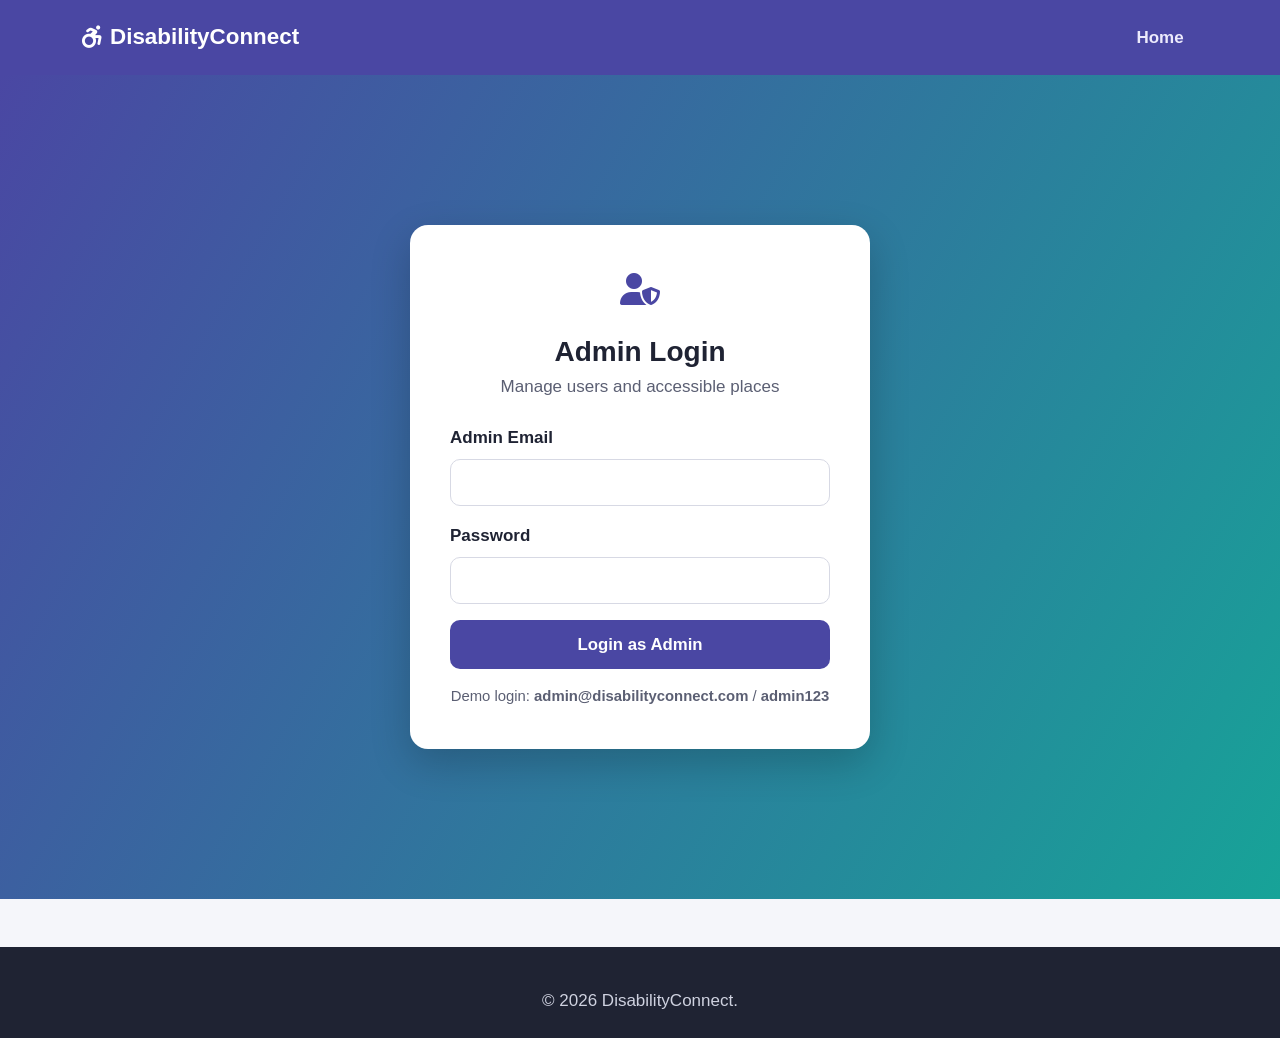
<file: frontend/admin.html>
<!DOCTYPE html>
<html lang="en">
<head>
<meta charset="UTF-8">
<meta name="viewport" content="width=device-width, initial-scale=1.0">
<title>Admin - DisabilityConnect</title>
<link rel="stylesheet" href="https://cdn.jsdelivr.net/npm/bootstrap@5.3.3/dist/css/bootstrap.min.css">
<link rel="stylesheet" href="https://cdnjs.cloudflare.com/ajax/libs/font-awesome/6.5.1/css/all.min.css">
<link rel="stylesheet" href="css/style.css">
<link rel="stylesheet" href="css/login.css">
</head>
<body>
<nav class="navbar navbar-expand-lg navbar-dc">
  <div class="container">
    <a class="navbar-brand" href="index.html"><i class="fa-solid fa-wheelchair-move"></i> DisabilityConnect</a>
    <ul class="navbar-nav ms-auto">
      <li class="nav-item"><a class="nav-link" href="index.html">Home</a></li>
      <li class="nav-item" id="adminLogoutNav" style="display:none;"><a class="nav-link" href="#" onclick="adminLogout(); return false;">Logout</a></li>
    </ul>
  </div>
</nav>

<!-- Admin Login -->
<div id="adminLoginSection" class="auth-wrapper">
  <div class="auth-card">
    <div class="logo"><i class="fa-solid fa-user-shield"></i></div>
    <h3 class="text-center mb-1">Admin Login</h3>
    <p class="text-center text-muted-dc mb-4">Manage users and accessible places</p>
    <div id="alertBox"></div>
    <form id="adminLoginForm" novalidate>
      <div class="mb-3">
        <label class="form-label" for="email">Admin Email</label>
        <input type="email" class="form-control" id="email" required>
      </div>
      <div class="mb-3">
        <label class="form-label" for="password">Password</label>
        <input type="password" class="form-control" id="password" required>
      </div>
      <button type="submit" class="btn btn-primary-dc w-100">Login as Admin</button>
    </form>
    <div class="small text-muted-dc mt-3 text-center">
      Demo login: <strong>admin@disabilityconnect.com</strong> / <strong>admin123</strong>
    </div>
  </div>
</div>

<!-- Admin Dashboard -->
<main id="adminDashboardSection" class="container py-5" style="display:none;">
  <h2 class="mb-4"><i class="fa-solid fa-user-shield"></i> Admin Dashboard</h2>
  <div id="dashAlertBox"></div>

  <ul class="nav nav-pills mb-4">
    <li class="nav-item"><button class="nav-link active" id="tabUsersBtn" onclick="showTab('users')">Users</button></li>
    <li class="nav-item"><button class="nav-link" id="tabPlacesBtn" onclick="showTab('places')">Accessible Places</button></li>
  </ul>

  <!-- Users Tab -->
  <div id="usersTab">
    <h5 class="mb-3">Registered Users</h5>
    <div class="table-responsive">
      <table class="table table-bordered bg-white align-middle">
        <thead><tr><th>Name</th><th>Email</th><th>Phone</th><th>Disability Type</th><th>Role</th></tr></thead>
        <tbody id="usersTableBody"><tr><td colspan="5">Loading...</td></tr></tbody>
      </table>
    </div>
  </div>

  <!-- Places Tab -->
  <div id="placesTab" style="display:none;">
    <div class="row g-4">
      <div class="col-lg-5">
        <div class="form-card">
          <h5 class="mb-3" id="placeFormTitle">Add Accessible Place</h5>
          <form id="placeForm" novalidate>
            <input type="hidden" id="placeId">
            <div class="mb-2"><label class="form-label" for="pName">Name</label><input class="form-control" id="pName" required></div>
            <div class="mb-2"><label class="form-label" for="pCategory">Category</label>
              <select class="form-select" id="pCategory">
                <option>Hospital</option><option>Park</option><option>College</option>
                <option>Shopping Mall</option><option>Government Office</option>
              </select>
            </div>
            <div class="mb-2"><label class="form-label" for="pAddress">Address</label><input class="form-control" id="pAddress"></div>
            <div class="mb-2"><label class="form-label" for="pDescription">Description</label><textarea class="form-control" id="pDescription" rows="2"></textarea></div>
            <div class="mb-2"><label class="form-label" for="pImage">Image URL</label><input class="form-control" id="pImage" placeholder="https://..."></div>
            <div class="mb-2"><label class="form-label" for="pPhone">Phone</label><input class="form-control" id="pPhone"></div>
            <div class="form-check mb-3">
              <input class="form-check-input" type="checkbox" id="pWheelchair">
              <label class="form-check-label" for="pWheelchair">Wheelchair Accessible</label>
            </div>
            <button type="submit" class="btn btn-primary-dc w-100" id="placeSubmitBtn">Add Place</button>
            <button type="button" class="btn btn-outline-secondary w-100 mt-2" id="cancelEditBtn" style="display:none;" onclick="resetPlaceForm()">Cancel Edit</button>
          </form>
        </div>
      </div>
      <div class="col-lg-7">
        <h5 class="mb-3">Existing Places</h5>
        <div id="placesAdminList"><p class="text-muted-dc">Loading...</p></div>
      </div>
    </div>
  </div>
</main>

<footer class="dc-footer mt-5">
  <div class="container"><p class="mb-0">&copy; 2026 DisabilityConnect.</p></div>
</footer>

<script src="https://cdn.jsdelivr.net/npm/bootstrap@5.3.3/dist/js/bootstrap.bundle.min.js"></script>
<script src="js/script.js"></script>
<script src="js/admin.js"></script>
</body>
</html>
</file>
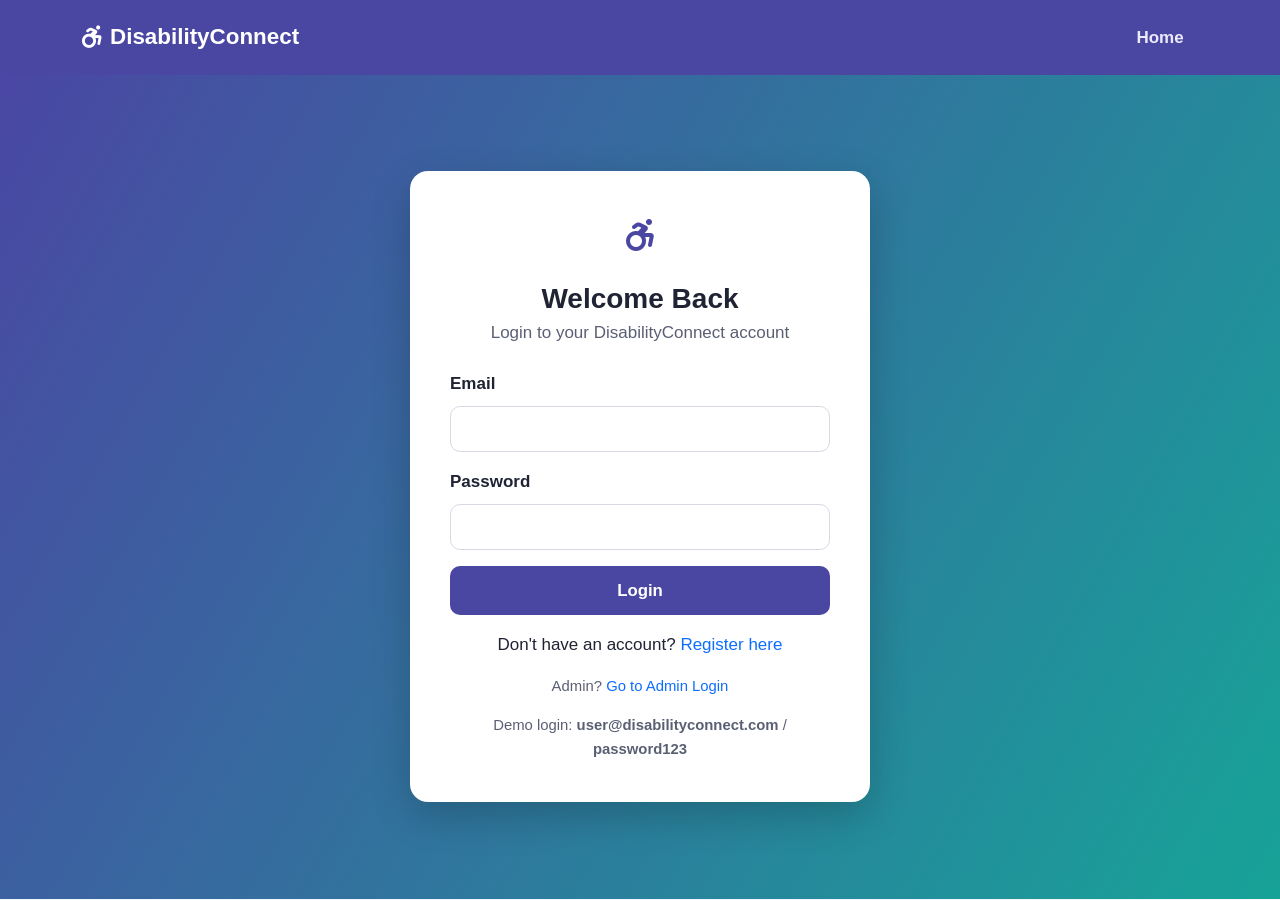
<file: frontend/contacts.html>
<!DOCTYPE html>
<html lang="en">
<head>
<meta charset="UTF-8">
<meta name="viewport" content="width=device-width, initial-scale=1.0">
<title>Emergency Contacts - DisabilityConnect</title>
<link rel="stylesheet" href="https://cdn.jsdelivr.net/npm/bootstrap@5.3.3/dist/css/bootstrap.min.css">
<link rel="stylesheet" href="https://cdnjs.cloudflare.com/ajax/libs/font-awesome/6.5.1/css/all.min.css">
<link rel="stylesheet" href="css/style.css">
<link rel="stylesheet" href="css/dashboard.css">
</head>
<body>
<a href="#main" class="skip-link">Skip to main content</a>
<nav class="navbar navbar-expand-lg navbar-dc">
  <div class="container">
    <a class="navbar-brand" href="index.html"><i class="fa-solid fa-wheelchair-move"></i> DisabilityConnect</a>
    <button class="navbar-toggler bg-light" type="button" data-bs-toggle="collapse" data-bs-target="#navMenu" aria-label="Toggle navigation">
      <span class="navbar-toggler-icon"></span>
    </button>
    <div class="collapse navbar-collapse" id="navMenu">
      <ul class="navbar-nav ms-auto align-items-lg-center gap-1">
        <li class="nav-item"><a class="nav-link" href="dashboard.html">Dashboard</a></li>
        <li class="nav-item"><a class="nav-link" href="emergency.html">Emergency SOS</a></li>
        <li id="navAuthArea" class="d-flex align-items-lg-center gap-1"></li>
      </ul>
    </div>
  </div>
</nav>

<main id="main" class="container py-5">
  <h2 class="mb-4"><i class="fa-solid fa-address-book"></i> Emergency Contacts</h2>
  <div id="alertBox"></div>

  <div class="row g-4">
    <div class="col-lg-5">
      <div class="form-card">
        <h5 class="mb-3">Add a New Contact</h5>
        <form id="contactForm" novalidate>
          <div class="mb-3">
            <label class="form-label" for="contactName">Contact Name</label>
            <input type="text" class="form-control" id="contactName" required>
          </div>
          <div class="mb-3">
            <label class="form-label" for="phone">Phone Number</label>
            <input type="tel" class="form-control" id="phone" required>
          </div>
          <div class="mb-3">
            <label class="form-label" for="relationship">Relationship</label>
            <input type="text" class="form-control" id="relationship" placeholder="E.g. Mother, Friend, Caregiver" required>
          </div>
          <button type="submit" class="btn btn-primary-dc w-100">Add Contact</button>
        </form>
      </div>
    </div>

    <div class="col-lg-7">
      <h5 class="mb-3">Your Contacts</h5>
      <div id="contactsList"><p class="text-muted-dc">Loading...</p></div>
    </div>
  </div>
</main>

<footer class="dc-footer mt-5">
  <div class="container"><p class="mb-0">&copy; 2026 DisabilityConnect.</p></div>
</footer>

<script src="https://cdn.jsdelivr.net/npm/bootstrap@5.3.3/dist/js/bootstrap.bundle.min.js"></script>
<script src="js/script.js"></script>
<script src="js/contacts.js"></script>
</body>
</html>
</file>
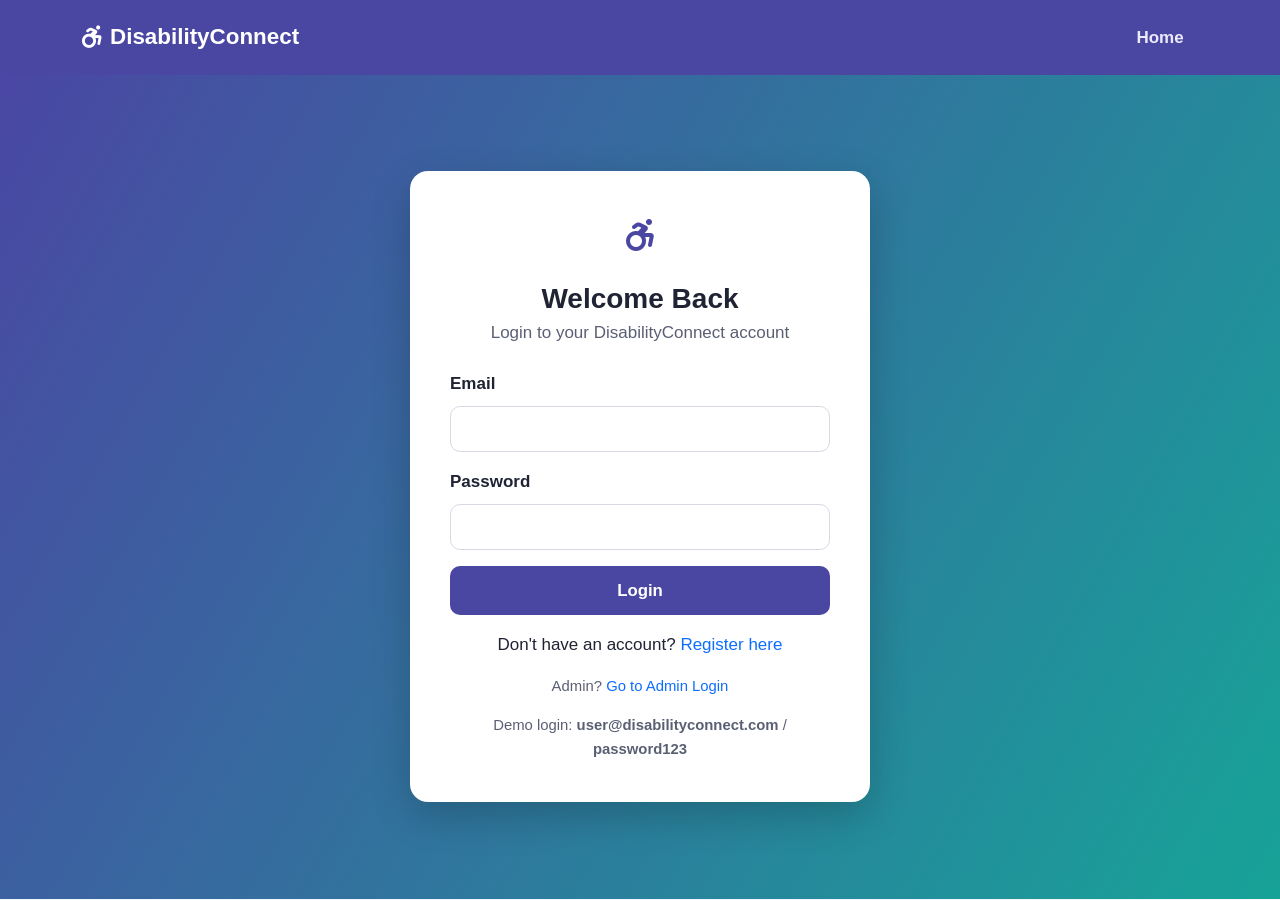
<file: frontend/dashboard.html>
<!DOCTYPE html>
<html lang="en">
<head>
<meta charset="UTF-8">
<meta name="viewport" content="width=device-width, initial-scale=1.0">
<title>Dashboard - DisabilityConnect</title>
<link rel="stylesheet" href="https://cdn.jsdelivr.net/npm/bootstrap@5.3.3/dist/css/bootstrap.min.css">
<link rel="stylesheet" href="https://cdnjs.cloudflare.com/ajax/libs/font-awesome/6.5.1/css/all.min.css">
<link rel="stylesheet" href="css/style.css">
<link rel="stylesheet" href="css/dashboard.css">
</head>
<body>
<a href="#main" class="skip-link">Skip to main content</a>

<nav class="navbar navbar-expand-lg navbar-dc">
  <div class="container">
    <a class="navbar-brand" href="index.html"><i class="fa-solid fa-wheelchair-move"></i> DisabilityConnect</a>
    <button class="navbar-toggler bg-light" type="button" data-bs-toggle="collapse" data-bs-target="#navMenu" aria-label="Toggle navigation">
      <span class="navbar-toggler-icon"></span>
    </button>
    <div class="collapse navbar-collapse" id="navMenu">
      <ul class="navbar-nav ms-auto align-items-lg-center gap-1">
        <li class="nav-item"><a class="nav-link" href="places.html">Accessible Places</a></li>
        <li class="nav-item"><a class="nav-link" href="hospitals.html">Hospitals</a></li>
        <li class="nav-item"><a class="nav-link" href="emergency.html">Emergency SOS</a></li>
        <li id="navAuthArea" class="d-flex align-items-lg-center gap-1"></li>
      </ul>
    </div>
  </div>
</nav>

<main id="main" class="container py-4">
  <div class="dc-welcome">
    <div class="d-flex justify-content-between align-items-center flex-wrap gap-3">
      <div>
        <h2 id="welcomeName">Welcome!</h2>
        <p class="mb-0">What would you like to do today?</p>
      </div>
      <div class="d-flex align-items-center gap-2">
        <button id="micBtn" class="mic-btn" title="Try a voice command: 'Find hospitals'">
          <i class="fa-solid fa-microphone"></i>
        </button>
        <span id="voiceOutput" class="small"></span>
      </div>
    </div>
  </div>

  <div class="row g-4">
    <div class="col-6 col-md-4">
      <div class="dc-card position-relative">
        <div class="icon-circle"><i class="fa-solid fa-id-card"></i></div>
        <h5>My Profile</h5>
        <p>View & update your details</p>
        <a href="profile.html" class="stretched-link"></a>
      </div>
    </div>
    <div class="col-6 col-md-4">
      <div class="dc-card position-relative">
        <div class="icon-circle"><i class="fa-solid fa-map-location-dot"></i></div>
        <h5>Accessible Places</h5>
        <p>Browse accessible locations</p>
        <a href="places.html" class="stretched-link"></a>
      </div>
    </div>
    <div class="col-6 col-md-4">
      <div class="dc-card position-relative">
        <div class="icon-circle"><i class="fa-solid fa-hospital"></i></div>
        <h5>Nearby Hospitals</h5>
        <p>Find hospitals & directions</p>
        <a href="hospitals.html" class="stretched-link"></a>
      </div>
    </div>
    <div class="col-6 col-md-6">
      <div class="dc-card position-relative">
        <div class="icon-circle text-danger"><i class="fa-solid fa-triangle-exclamation"></i></div>
        <h5>Emergency SOS</h5>
        <p>Share your location instantly</p>
        <a href="emergency.html" class="stretched-link"></a>
      </div>
    </div>
    <div class="col-6 col-md-6">
      <div class="dc-card position-relative">
        <div class="icon-circle"><i class="fa-solid fa-address-book"></i></div>
        <h5>Emergency Contacts</h5>
        <p>Manage people to notify</p>
        <a href="contacts.html" class="stretched-link"></a>
      </div>
    </div>
  </div>
</main>

<footer class="dc-footer mt-5">
  <div class="container">
    <p class="mb-0">&copy; 2026 DisabilityConnect. Built for a college mini project.</p>
  </div>
</footer>

<script src="https://cdn.jsdelivr.net/npm/bootstrap@5.3.3/dist/js/bootstrap.bundle.min.js"></script>
<script src="js/script.js"></script>
<script>
  document.addEventListener("DOMContentLoaded", () => {
      const user = requireLogin();
      if (user) document.getElementById("welcomeName").textContent = `Welcome, ${user.name}!`;
      initVoiceAssistant("micBtn", "voiceOutput");
  });
</script>
</body>
</html>
</file>
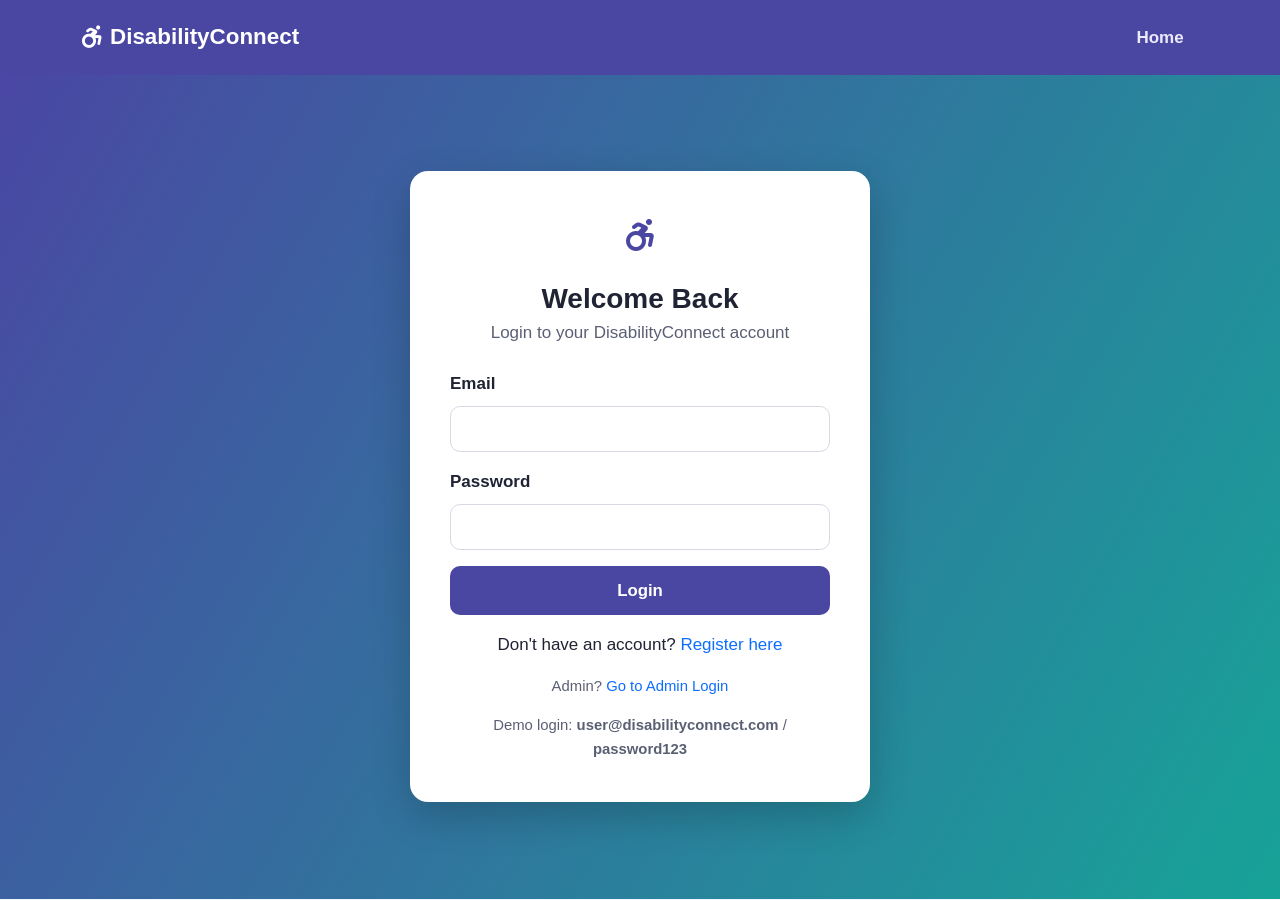
<file: frontend/emergency.html>
<!DOCTYPE html>
<html lang="en">
<head>
<meta charset="UTF-8">
<meta name="viewport" content="width=device-width, initial-scale=1.0">
<title>Emergency SOS - DisabilityConnect</title>
<link rel="stylesheet" href="https://cdn.jsdelivr.net/npm/bootstrap@5.3.3/dist/css/bootstrap.min.css">
<link rel="stylesheet" href="https://cdnjs.cloudflare.com/ajax/libs/font-awesome/6.5.1/css/all.min.css">
<link rel="stylesheet" href="css/style.css">
<link rel="stylesheet" href="css/dashboard.css">
</head>
<body>
<a href="#main" class="skip-link">Skip to main content</a>
<nav class="navbar navbar-expand-lg navbar-dc">
  <div class="container">
    <a class="navbar-brand" href="index.html"><i class="fa-solid fa-wheelchair-move"></i> DisabilityConnect</a>
    <button class="navbar-toggler bg-light" type="button" data-bs-toggle="collapse" data-bs-target="#navMenu" aria-label="Toggle navigation">
      <span class="navbar-toggler-icon"></span>
    </button>
    <div class="collapse navbar-collapse" id="navMenu">
      <ul class="navbar-nav ms-auto align-items-lg-center gap-1">
        <li class="nav-item"><a class="nav-link" href="dashboard.html">Dashboard</a></li>
        <li class="nav-item"><a class="nav-link" href="contacts.html">Emergency Contacts</a></li>
        <li id="navAuthArea" class="d-flex align-items-lg-center gap-1"></li>
      </ul>
    </div>
  </div>
</nav>

<main id="main" class="container py-5">
  <div class="sos-wrapper">
    <h2 class="mb-2">Emergency SOS</h2>
    <p class="text-muted-dc mb-4">Tap the button below if you need urgent help. We'll get your location and show your emergency contacts.</p>

    <button id="sosBtn" class="sos-btn" aria-label="Trigger Emergency SOS">
      🚨<br>EMERGENCY<br>SOS
    </button>

    <div id="alertBox" class="mt-4 text-start mx-auto" style="max-width: 560px;"></div>

    <div id="locationBox" class="location-box mx-auto" style="max-width: 560px; display:none;">
      <h5><i class="fa-solid fa-location-crosshairs"></i> Your Current Location</h5>
      <p id="locationText" class="mb-2">—</p>
      <a id="shareLocationBtn" href="#" target="_blank" rel="noopener" class="btn btn-accent-dc mb-3">
        <i class="fa-solid fa-share-nodes"></i> Share Location
      </a>

      <h5 class="mt-3"><i class="fa-solid fa-address-book"></i> Your Emergency Contacts</h5>
      <div id="contactsList">
        <p class="text-muted-dc">Loading contacts...</p>
      </div>
    </div>
  </div>
</main>

<footer class="dc-footer mt-5">
  <div class="container"><p class="mb-0">&copy; 2026 DisabilityConnect.</p></div>
</footer>

<script src="https://cdn.jsdelivr.net/npm/bootstrap@5.3.3/dist/js/bootstrap.bundle.min.js"></script>
<script src="js/script.js"></script>
<script src="js/emergency.js"></script>
</body>
</html>
</file>
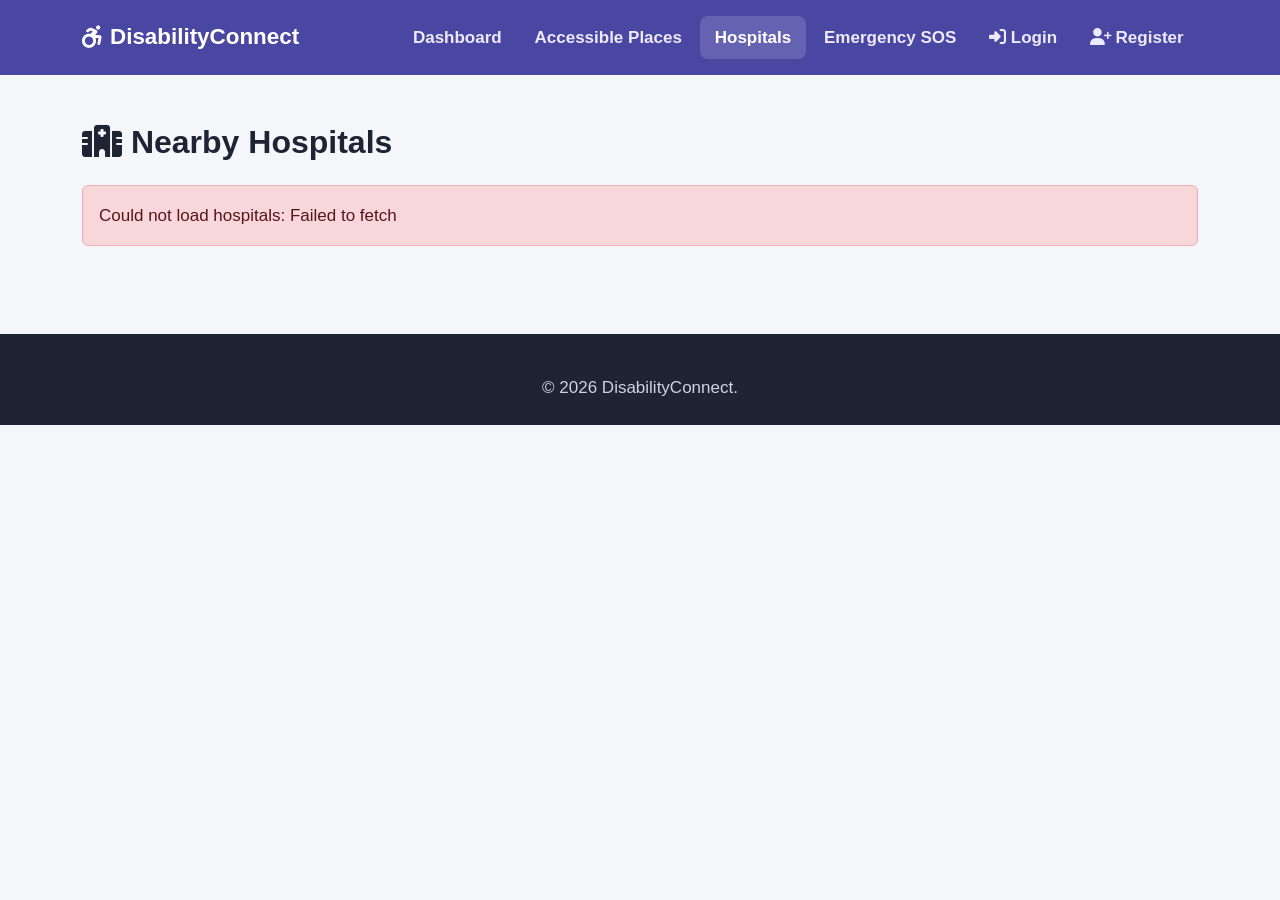
<file: frontend/hospitals.html>
<!DOCTYPE html>
<html lang="en">
<head>
<meta charset="UTF-8">
<meta name="viewport" content="width=device-width, initial-scale=1.0">
<title>Nearby Hospitals - DisabilityConnect</title>
<link rel="stylesheet" href="https://cdn.jsdelivr.net/npm/bootstrap@5.3.3/dist/css/bootstrap.min.css">
<link rel="stylesheet" href="https://cdnjs.cloudflare.com/ajax/libs/font-awesome/6.5.1/css/all.min.css">
<link rel="stylesheet" href="css/style.css">
</head>
<body>
<a href="#main" class="skip-link">Skip to main content</a>
<nav class="navbar navbar-expand-lg navbar-dc">
  <div class="container">
    <a class="navbar-brand" href="index.html"><i class="fa-solid fa-wheelchair-move"></i> DisabilityConnect</a>
    <button class="navbar-toggler bg-light" type="button" data-bs-toggle="collapse" data-bs-target="#navMenu" aria-label="Toggle navigation">
      <span class="navbar-toggler-icon"></span>
    </button>
    <div class="collapse navbar-collapse" id="navMenu">
      <ul class="navbar-nav ms-auto align-items-lg-center gap-1">
        <li class="nav-item"><a class="nav-link" href="dashboard.html">Dashboard</a></li>
        <li class="nav-item"><a class="nav-link" href="places.html">Accessible Places</a></li>
        <li class="nav-item"><a class="nav-link active" href="hospitals.html">Hospitals</a></li>
        <li class="nav-item"><a class="nav-link" href="emergency.html">Emergency SOS</a></li>
        <li id="navAuthArea" class="d-flex align-items-lg-center gap-1"></li>
      </ul>
    </div>
  </div>
</nav>

<main id="main" class="container py-5">
  <h2 class="mb-4"><i class="fa-solid fa-hospital"></i> Nearby Hospitals</h2>
  <div id="alertBox"></div>
  <div id="hospitalsGrid" class="row g-4">
    <p class="text-muted-dc">Loading hospitals...</p>
  </div>
</main>

<footer class="dc-footer mt-5">
  <div class="container"><p class="mb-0">&copy; 2026 DisabilityConnect.</p></div>
</footer>

<script src="https://cdn.jsdelivr.net/npm/bootstrap@5.3.3/dist/js/bootstrap.bundle.min.js"></script>
<script src="js/script.js"></script>
<script src="js/hospitals.js"></script>
</body>
</html>
</file>
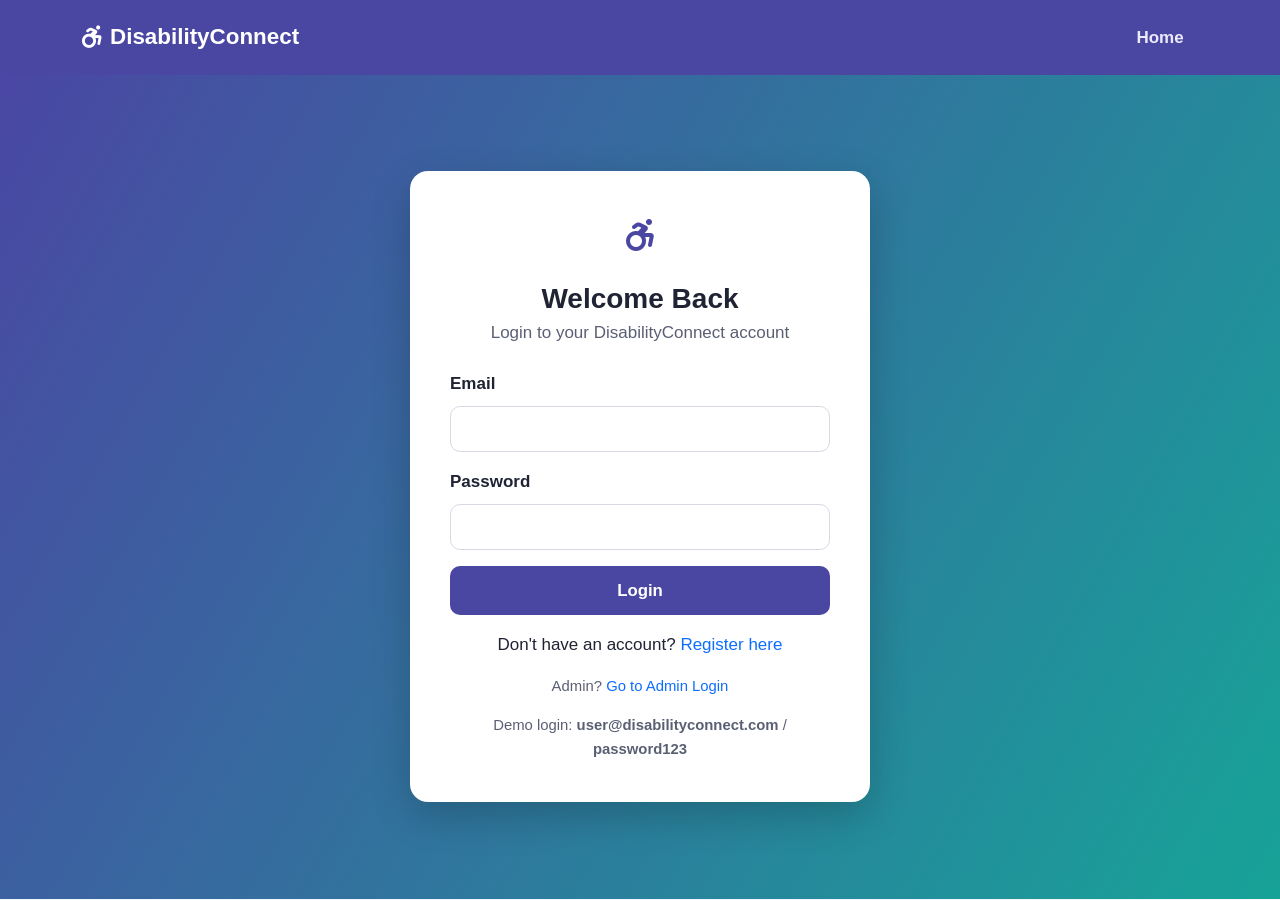
<file: frontend/login.html>
<!DOCTYPE html>
<html lang="en">
<head>
<meta charset="UTF-8">
<meta name="viewport" content="width=device-width, initial-scale=1.0">
<title>Login - DisabilityConnect</title>
<link rel="stylesheet" href="https://cdn.jsdelivr.net/npm/bootstrap@5.3.3/dist/css/bootstrap.min.css">
<link rel="stylesheet" href="https://cdnjs.cloudflare.com/ajax/libs/font-awesome/6.5.1/css/all.min.css">
<link rel="stylesheet" href="css/style.css">
<link rel="stylesheet" href="css/login.css">
</head>
<body>
<nav class="navbar navbar-expand-lg navbar-dc">
  <div class="container">
    <a class="navbar-brand" href="index.html"><i class="fa-solid fa-wheelchair-move"></i> DisabilityConnect</a>
    <ul class="navbar-nav ms-auto"><li class="nav-item"><a class="nav-link" href="index.html">Home</a></li></ul>
  </div>
</nav>

<div class="auth-wrapper">
  <div class="auth-card">
    <div class="logo"><i class="fa-solid fa-wheelchair-move"></i></div>
    <h3 class="text-center mb-1">Welcome Back</h3>
    <p class="text-center text-muted-dc mb-4">Login to your DisabilityConnect account</p>

    <div id="alertBox"></div>

    <form id="loginForm" novalidate>
      <div class="mb-3">
        <label for="email" class="form-label">Email</label>
        <input type="email" class="form-control" id="email" required aria-required="true">
      </div>
      <div class="mb-3">
        <label for="password" class="form-label">Password</label>
        <input type="password" class="form-control" id="password" required aria-required="true">
      </div>
      <button type="submit" class="btn btn-primary-dc w-100">Login</button>
    </form>

    <div class="auth-switch">
      <p>Don't have an account? <a href="register.html">Register here</a></p>
      <p class="small text-muted-dc">Admin? <a href="admin.html">Go to Admin Login</a></p>
    </div>

    <div class="small text-muted-dc mt-3 text-center">
      Demo login: <strong>user@disabilityconnect.com</strong> / <strong>password123</strong>
    </div>
  </div>
</div>

<script src="https://cdn.jsdelivr.net/npm/bootstrap@5.3.3/dist/js/bootstrap.bundle.min.js"></script>
<script src="js/script.js"></script>
<script src="js/login.js"></script>
</body>
</html>
</file>
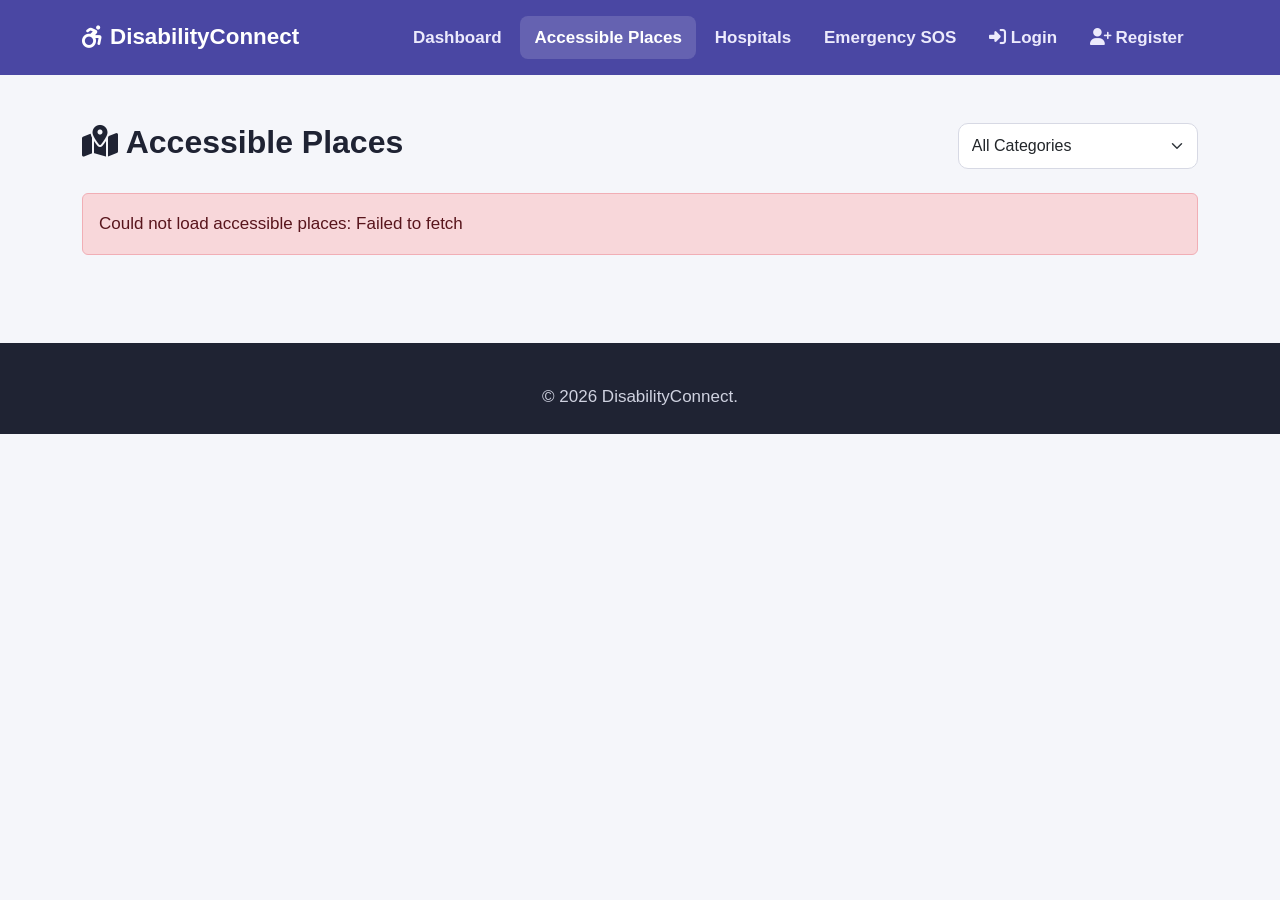
<file: frontend/places.html>
<!DOCTYPE html>
<html lang="en">
<head>
<meta charset="UTF-8">
<meta name="viewport" content="width=device-width, initial-scale=1.0">
<title>Accessible Places - DisabilityConnect</title>
<link rel="stylesheet" href="https://cdn.jsdelivr.net/npm/bootstrap@5.3.3/dist/css/bootstrap.min.css">
<link rel="stylesheet" href="https://cdnjs.cloudflare.com/ajax/libs/font-awesome/6.5.1/css/all.min.css">
<link rel="stylesheet" href="css/style.css">
</head>
<body>
<a href="#main" class="skip-link">Skip to main content</a>
<nav class="navbar navbar-expand-lg navbar-dc">
  <div class="container">
    <a class="navbar-brand" href="index.html"><i class="fa-solid fa-wheelchair-move"></i> DisabilityConnect</a>
    <button class="navbar-toggler bg-light" type="button" data-bs-toggle="collapse" data-bs-target="#navMenu" aria-label="Toggle navigation">
      <span class="navbar-toggler-icon"></span>
    </button>
    <div class="collapse navbar-collapse" id="navMenu">
      <ul class="navbar-nav ms-auto align-items-lg-center gap-1">
        <li class="nav-item"><a class="nav-link" href="dashboard.html">Dashboard</a></li>
        <li class="nav-item"><a class="nav-link active" href="places.html">Accessible Places</a></li>
        <li class="nav-item"><a class="nav-link" href="hospitals.html">Hospitals</a></li>
        <li class="nav-item"><a class="nav-link" href="emergency.html">Emergency SOS</a></li>
        <li id="navAuthArea" class="d-flex align-items-lg-center gap-1"></li>
      </ul>
    </div>
  </div>
</nav>

<main id="main" class="container py-5">
  <div class="d-flex justify-content-between align-items-center flex-wrap gap-3 mb-4">
    <h2><i class="fa-solid fa-map-location-dot"></i> Accessible Places</h2>
    <select id="categoryFilter" class="form-select" style="max-width: 240px;" aria-label="Filter by category">
      <option value="">All Categories</option>
      <option value="Hospital">Hospital</option>
      <option value="Park">Park</option>
      <option value="College">College</option>
      <option value="Shopping Mall">Shopping Mall</option>
      <option value="Government Office">Government Office</option>
    </select>
  </div>

  <div id="alertBox"></div>
  <div id="placesGrid" class="row g-4">
    <p class="text-muted-dc">Loading accessible places...</p>
  </div>
</main>

<footer class="dc-footer mt-5">
  <div class="container"><p class="mb-0">&copy; 2026 DisabilityConnect.</p></div>
</footer>

<script src="https://cdn.jsdelivr.net/npm/bootstrap@5.3.3/dist/js/bootstrap.bundle.min.js"></script>
<script src="js/script.js"></script>
<script src="js/places.js"></script>
</body>
</html>
</file>
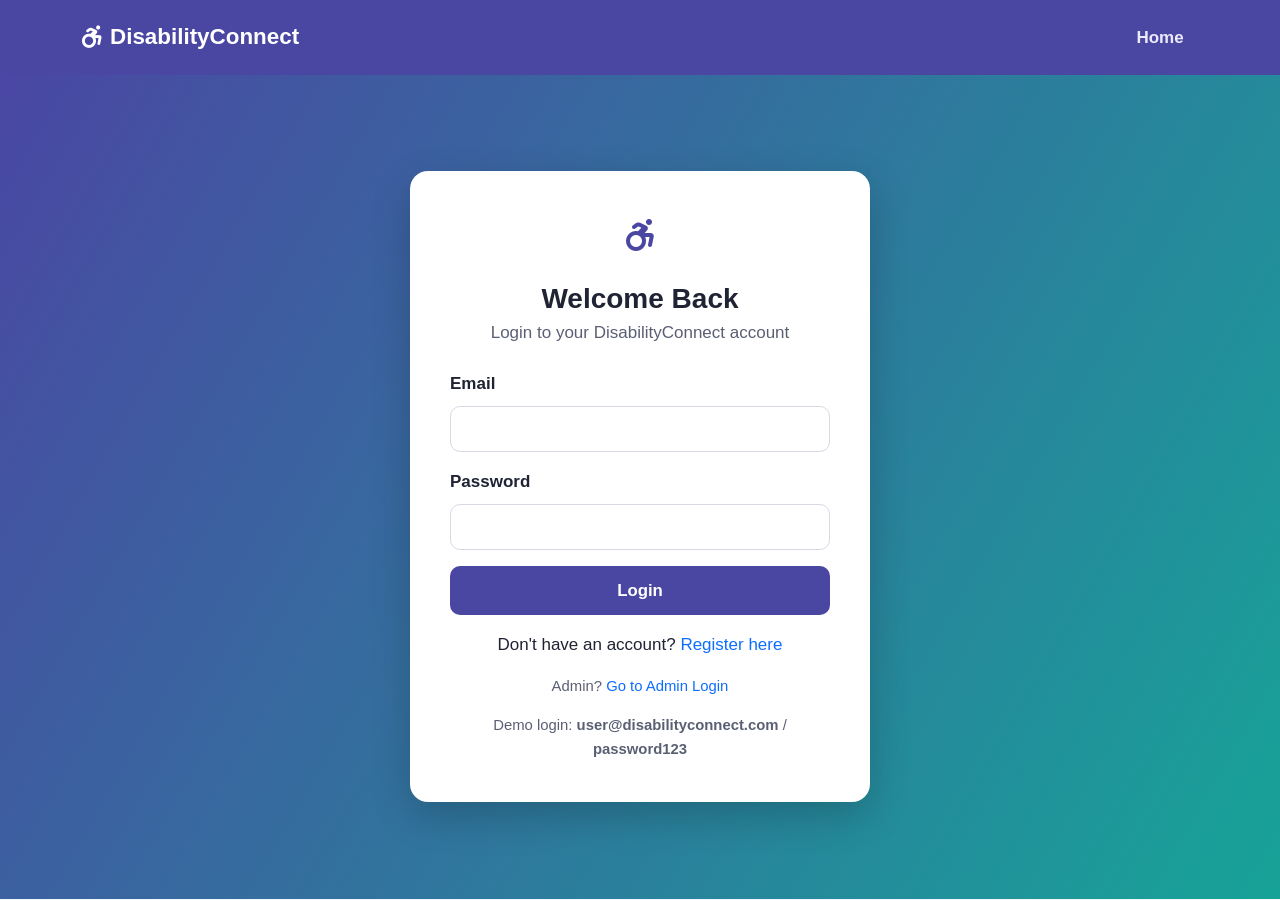
<file: frontend/profile.html>
<!DOCTYPE html>
<html lang="en">
<head>
<meta charset="UTF-8">
<meta name="viewport" content="width=device-width, initial-scale=1.0">
<title>My Profile - DisabilityConnect</title>
<link rel="stylesheet" href="https://cdn.jsdelivr.net/npm/bootstrap@5.3.3/dist/css/bootstrap.min.css">
<link rel="stylesheet" href="https://cdnjs.cloudflare.com/ajax/libs/font-awesome/6.5.1/css/all.min.css">
<link rel="stylesheet" href="css/style.css">
</head>
<body>
<a href="#main" class="skip-link">Skip to main content</a>
<nav class="navbar navbar-expand-lg navbar-dc">
  <div class="container">
    <a class="navbar-brand" href="index.html"><i class="fa-solid fa-wheelchair-move"></i> DisabilityConnect</a>
    <button class="navbar-toggler bg-light" type="button" data-bs-toggle="collapse" data-bs-target="#navMenu" aria-label="Toggle navigation">
      <span class="navbar-toggler-icon"></span>
    </button>
    <div class="collapse navbar-collapse" id="navMenu">
      <ul class="navbar-nav ms-auto align-items-lg-center gap-1">
        <li class="nav-item"><a class="nav-link" href="dashboard.html">Dashboard</a></li>
        <li id="navAuthArea" class="d-flex align-items-lg-center gap-1"></li>
      </ul>
    </div>
  </div>
</nav>

<main id="main" class="container py-5">
  <div class="row justify-content-center">
    <div class="col-lg-7">
      <h2 class="mb-4"><i class="fa-solid fa-id-card"></i> My Profile</h2>
      <div id="alertBox"></div>
      <div class="form-card">
        <form id="profileForm" novalidate>
          <div class="mb-3">
            <label class="form-label" for="name">Name</label>
            <input type="text" class="form-control" id="name" required>
          </div>
          <div class="mb-3">
            <label class="form-label" for="email">Email</label>
            <input type="email" class="form-control" id="email" disabled>
          </div>
          <div class="mb-3">
            <label class="form-label" for="phone">Phone</label>
            <input type="tel" class="form-control" id="phone">
          </div>
          <div class="mb-3">
            <label class="form-label" for="disabilityType">Disability Type</label>
            <select class="form-select" id="disabilityType">
              <option value="Visual">Visual</option>
              <option value="Hearing">Hearing</option>
              <option value="Mobility">Mobility</option>
              <option value="Speech">Speech</option>
              <option value="Other">Other</option>
            </select>
          </div>
          <div class="mb-4">
            <label class="form-label" for="accessibilityNeeds">Accessibility Needs</label>
            <textarea class="form-control" id="accessibilityNeeds" rows="3" placeholder="E.g. wheelchair access, sign-language interpreter, braille materials..."></textarea>
          </div>
          <button type="submit" class="btn btn-primary-dc">Save Changes</button>
        </form>
      </div>
    </div>
  </div>
</main>

<footer class="dc-footer mt-5">
  <div class="container"><p class="mb-0">&copy; 2026 DisabilityConnect.</p></div>
</footer>

<script src="https://cdn.jsdelivr.net/npm/bootstrap@5.3.3/dist/js/bootstrap.bundle.min.js"></script>
<script src="js/script.js"></script>
<script src="js/profile.js"></script>
</body>
</html>
</file>
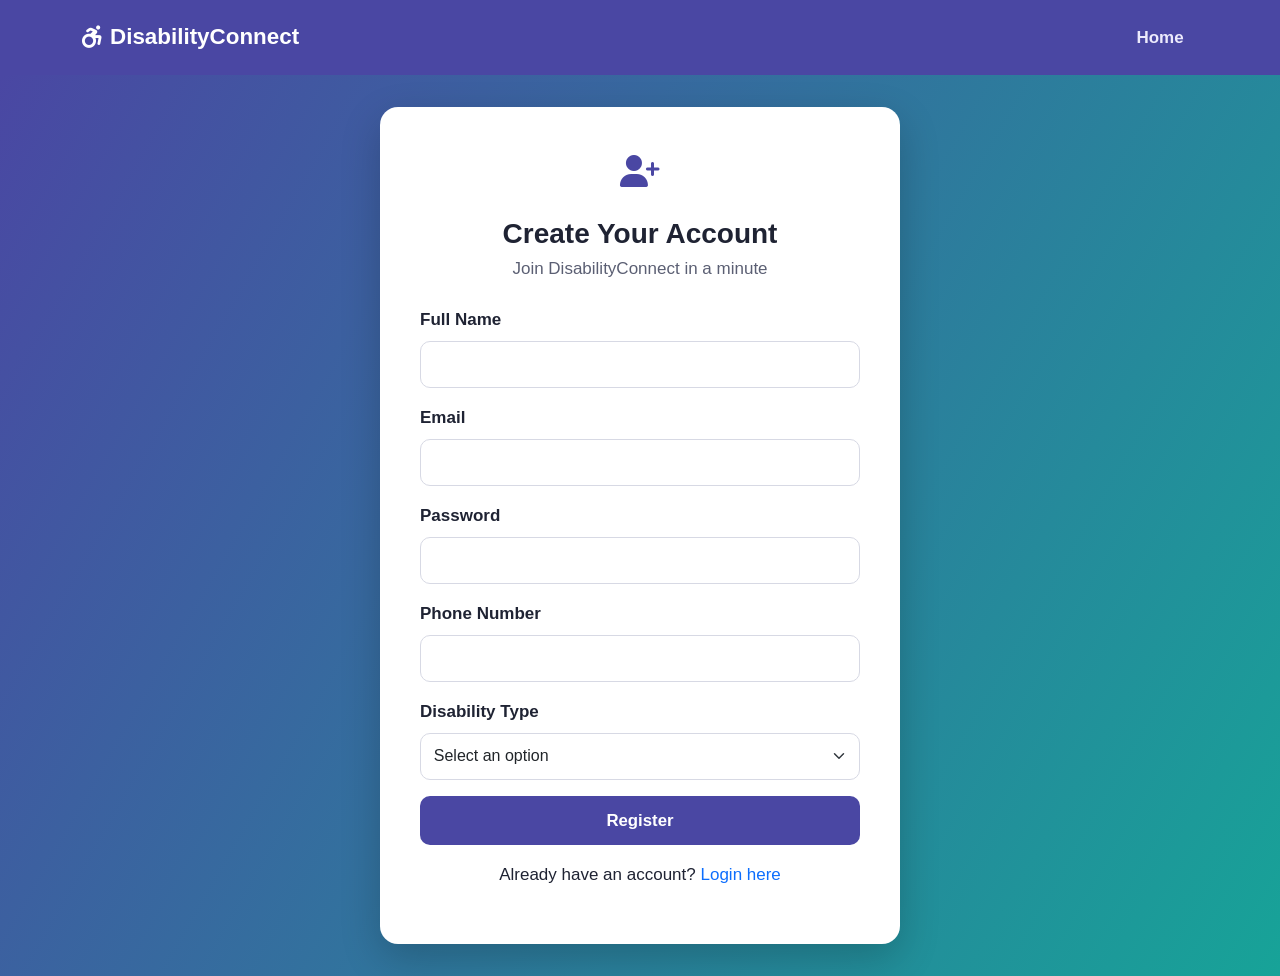
<file: frontend/register.html>
<!DOCTYPE html>
<html lang="en">
<head>
<meta charset="UTF-8">
<meta name="viewport" content="width=device-width, initial-scale=1.0">
<title>Register - DisabilityConnect</title>
<link rel="stylesheet" href="https://cdn.jsdelivr.net/npm/bootstrap@5.3.3/dist/css/bootstrap.min.css">
<link rel="stylesheet" href="https://cdnjs.cloudflare.com/ajax/libs/font-awesome/6.5.1/css/all.min.css">
<link rel="stylesheet" href="css/style.css">
<link rel="stylesheet" href="css/login.css">
</head>
<body>
<nav class="navbar navbar-expand-lg navbar-dc">
  <div class="container">
    <a class="navbar-brand" href="index.html"><i class="fa-solid fa-wheelchair-move"></i> DisabilityConnect</a>
    <ul class="navbar-nav ms-auto"><li class="nav-item"><a class="nav-link" href="index.html">Home</a></li></ul>
  </div>
</nav>

<div class="auth-wrapper">
  <div class="auth-card" style="max-width: 520px;">
    <div class="logo"><i class="fa-solid fa-user-plus"></i></div>
    <h3 class="text-center mb-1">Create Your Account</h3>
    <p class="text-center text-muted-dc mb-4">Join DisabilityConnect in a minute</p>

    <div id="alertBox"></div>

    <form id="registerForm" novalidate>
      <div class="mb-3">
        <label for="name" class="form-label">Full Name</label>
        <input type="text" class="form-control" id="name" required aria-required="true">
      </div>
      <div class="mb-3">
        <label for="email" class="form-label">Email</label>
        <input type="email" class="form-control" id="email" required aria-required="true">
      </div>
      <div class="mb-3">
        <label for="password" class="form-label">Password</label>
        <input type="password" class="form-control" id="password" minlength="6" required aria-required="true">
      </div>
      <div class="mb-3">
        <label for="phone" class="form-label">Phone Number</label>
        <input type="tel" class="form-control" id="phone" required aria-required="true">
      </div>
      <div class="mb-3">
        <label for="disabilityType" class="form-label">Disability Type</label>
        <select class="form-select" id="disabilityType" required aria-required="true">
          <option value="">Select an option</option>
          <option value="Visual">Visual</option>
          <option value="Hearing">Hearing</option>
          <option value="Mobility">Mobility</option>
          <option value="Speech">Speech</option>
          <option value="Other">Other</option>
        </select>
      </div>
      <button type="submit" class="btn btn-primary-dc w-100">Register</button>
    </form>

    <div class="auth-switch">
      <p>Already have an account? <a href="login.html">Login here</a></p>
    </div>
  </div>
</div>

<script src="https://cdn.jsdelivr.net/npm/bootstrap@5.3.3/dist/js/bootstrap.bundle.min.js"></script>
<script src="js/script.js"></script>
<script src="js/register.js"></script>
</body>
</html>
</file>
<file: frontend/css/style.css>
/* =====================================================
   DisabilityConnect - Global Styles
   Accessibility-themed: high contrast, large touch targets,
   clear focus states, readable typography.
   ===================================================== */

:root {
    --primary: #4A47A3;      /* deep accessible purple */
    --primary-dark: #35337a;
    --accent: #17A398;       /* teal accent */
    --danger: #E63946;       /* SOS red */
    --warning: #F4A261;
    --bg-light: #F5F6FA;
    --text-dark: #1F2333;
    --text-muted: #5b5f73;
    --radius: 14px;
}

* { box-sizing: border-box; }

body {
    font-family: "Segoe UI", Roboto, Arial, sans-serif;
    background-color: var(--bg-light);
    color: var(--text-dark);
    font-size: 17px;
    line-height: 1.6;
}

h1, h2, h3, h4 { font-weight: 700; color: var(--text-dark); }

a { text-decoration: none; }

/* Focus visibility for keyboard navigation */
a:focus-visible, button:focus-visible, input:focus-visible,
select:focus-visible, textarea:focus-visible {
    outline: 3px solid var(--accent);
    outline-offset: 2px;
}

/* ---------- Navbar ---------- */
.navbar-dc {
    background: var(--primary);
    padding: 0.9rem 1.5rem;
}
.navbar-dc .navbar-brand {
    color: #fff !important;
    font-weight: 800;
    font-size: 1.4rem;
    display: flex;
    align-items: center;
    gap: 0.5rem;
}
.navbar-dc .nav-link {
    color: #eceafc !important;
    font-weight: 600;
    padding: 0.5rem 0.9rem !important;
    border-radius: 8px;
}
.navbar-dc .nav-link:hover,
.navbar-dc .nav-link.active {
    background: rgba(255,255,255,0.15);
    color: #fff !important;
}

/* ---------- Hero ---------- */
.hero-banner {
    background: linear-gradient(120deg, var(--primary), var(--accent));
    color: #fff;
    padding: 5rem 1rem;
    text-align: center;
}
.hero-banner h1 {
    color: #fff;
    font-size: 2.6rem;
    margin-bottom: 1rem;
}
.hero-banner p {
    font-size: 1.2rem;
    max-width: 700px;
    margin: 0 auto 1.5rem;
}

/* ---------- Buttons ---------- */
.btn-primary-dc {
    background: var(--primary);
    border: none;
    color: #fff;
    font-weight: 700;
    padding: 0.75rem 1.6rem;
    border-radius: 10px;
    font-size: 1.05rem;
}
.btn-primary-dc:hover { background: var(--primary-dark); color: #fff; }

.btn-accent-dc {
    background: var(--accent);
    border: none;
    color: #fff;
    font-weight: 700;
    padding: 0.75rem 1.6rem;
    border-radius: 10px;
}
.btn-accent-dc:hover { background: #128a80; color: #fff; }

.btn-outline-dc {
    background: transparent;
    border: 2px solid #fff;
    color: #fff;
    font-weight: 700;
    padding: 0.7rem 1.5rem;
    border-radius: 10px;
}
.btn-outline-dc:hover { background: #fff; color: var(--primary); }

/* ---------- Sections ---------- */
.section { padding: 4rem 1rem; }
.section-title {
    text-align: center;
    margin-bottom: 2.5rem;
}
.section-title p { color: var(--text-muted); }

/* ---------- Feature / Dashboard Cards ---------- */
.dc-card {
    background: #fff;
    border: none;
    border-radius: var(--radius);
    box-shadow: 0 4px 18px rgba(31, 35, 51, 0.08);
    padding: 1.8rem 1.4rem;
    text-align: center;
    height: 100%;
    transition: transform 0.15s ease, box-shadow 0.15s ease;
}
.dc-card:hover {
    transform: translateY(-6px);
    box-shadow: 0 10px 26px rgba(31, 35, 51, 0.14);
}
.dc-card .icon-circle {
    width: 70px;
    height: 70px;
    border-radius: 50%;
    background: var(--bg-light);
    display: flex;
    align-items: center;
    justify-content: center;
    margin: 0 auto 1rem;
    font-size: 1.8rem;
    color: var(--primary);
}
.dc-card h5 { margin-bottom: 0.5rem; }
.dc-card p { color: var(--text-muted); font-size: 0.95rem; }
.dc-card a.stretched-link { color: inherit; }

/* ---------- Place / Hospital Cards ---------- */
.place-card, .hospital-card {
    background: #fff;
    border-radius: var(--radius);
    overflow: hidden;
    box-shadow: 0 4px 16px rgba(31,35,51,0.08);
    height: 100%;
}
.place-card img, .hospital-card img {
    height: 180px;
    width: 100%;
    object-fit: cover;
}
.place-card .body, .hospital-card .body { padding: 1.2rem; }
.badge-category {
    background: var(--accent);
    color: #fff;
    font-weight: 600;
    padding: 0.35rem 0.7rem;
    border-radius: 20px;
    font-size: 0.8rem;
}
.badge-access {
    background: #e6f7f5;
    color: #128a80;
    font-weight: 700;
    padding: 0.35rem 0.7rem;
    border-radius: 20px;
    font-size: 0.8rem;
}
.badge-access.no { background: #fdeaea; color: var(--danger); }

/* ---------- Footer ---------- */
footer.dc-footer {
    background: var(--text-dark);
    color: #cfd2e0;
    padding: 2.5rem 1rem 1.5rem;
    text-align: center;
}
footer.dc-footer a { color: #fff; }

/* ---------- Forms ---------- */
.form-card {
    background: #fff;
    border-radius: var(--radius);
    box-shadow: 0 6px 22px rgba(31,35,51,0.1);
    padding: 2.2rem;
}
.form-label { font-weight: 600; }
.form-control, .form-select {
    padding: 0.65rem 0.8rem;
    border-radius: 10px;
    border: 1px solid #d7d9e4;
}
.form-control:focus, .form-select:focus {
    border-color: var(--primary);
    box-shadow: 0 0 0 0.2rem rgba(74,71,163,0.15);
}

/* Skip link for keyboard/screen-reader users */
.skip-link {
    position: absolute;
    left: -999px;
    top: auto;
    background: var(--primary);
    color: #fff;
    padding: 0.7rem 1.2rem;
    z-index: 2000;
    border-radius: 0 0 8px 0;
}
.skip-link:focus {
    left: 0;
    top: 0;
}

.text-muted-dc { color: var(--text-muted); }
.section-alt { background: #fff; }
</file>
<file: frontend/css/login.css>
/* Login & Register page specific styles */
.auth-wrapper {
    min-height: calc(100vh - 76px);
    display: flex;
    align-items: center;
    justify-content: center;
    background: linear-gradient(120deg, #4A47A3, #17A398);
    padding: 2rem 1rem;
}
.auth-card {
    background: #fff;
    border-radius: 18px;
    box-shadow: 0 14px 40px rgba(0,0,0,0.2);
    max-width: 460px;
    width: 100%;
    padding: 2.5rem;
}
.auth-card .logo {
    text-align: center;
    margin-bottom: 1.2rem;
    font-size: 2rem;
    color: #4A47A3;
}
.auth-switch { text-align: center; margin-top: 1rem; }
</file>
<file: frontend/css/dashboard.css>
/* Dashboard, Emergency SOS, and internal page specific styles */
.dc-welcome {
    background: linear-gradient(120deg, #4A47A3, #17A398);
    color: #fff;
    border-radius: 18px;
    padding: 2.2rem;
    margin-bottom: 2rem;
}
.dc-welcome h2 { color: #fff; }

/* Emergency SOS */
.sos-wrapper { text-align: center; padding: 2.5rem 1rem; }
.sos-btn {
    width: 220px;
    height: 220px;
    border-radius: 50%;
    background: #E63946;
    color: #fff;
    font-weight: 800;
    font-size: 1.5rem;
    border: none;
    box-shadow: 0 0 0 12px rgba(230,57,70,0.15);
    cursor: pointer;
    animation: pulse 2s infinite;
    line-height: 1.3;
}
.sos-btn:hover { background: #c92c38; }
@keyframes pulse {
    0% { box-shadow: 0 0 0 0 rgba(230,57,70,0.35); }
    70% { box-shadow: 0 0 0 22px rgba(230,57,70,0); }
    100% { box-shadow: 0 0 0 0 rgba(230,57,70,0); }
}
.location-box {
    background: #fff;
    border-radius: 14px;
    padding: 1.5rem;
    box-shadow: 0 4px 16px rgba(31,35,51,0.08);
    margin-top: 2rem;
    text-align: left;
}
.contact-chip {
    background: var(--bg-light, #F5F6FA);
    border-radius: 10px;
    padding: 0.8rem 1rem;
    margin-bottom: 0.6rem;
    display: flex;
    justify-content: space-between;
    align-items: center;
}
.mic-btn {
    width: 56px;
    height: 56px;
    border-radius: 50%;
    background: #4A47A3;
    color: #fff;
    border: none;
    font-size: 1.3rem;
}
.mic-btn.listening { background: #E63946; animation: pulse 1.4s infinite; }
</file>
